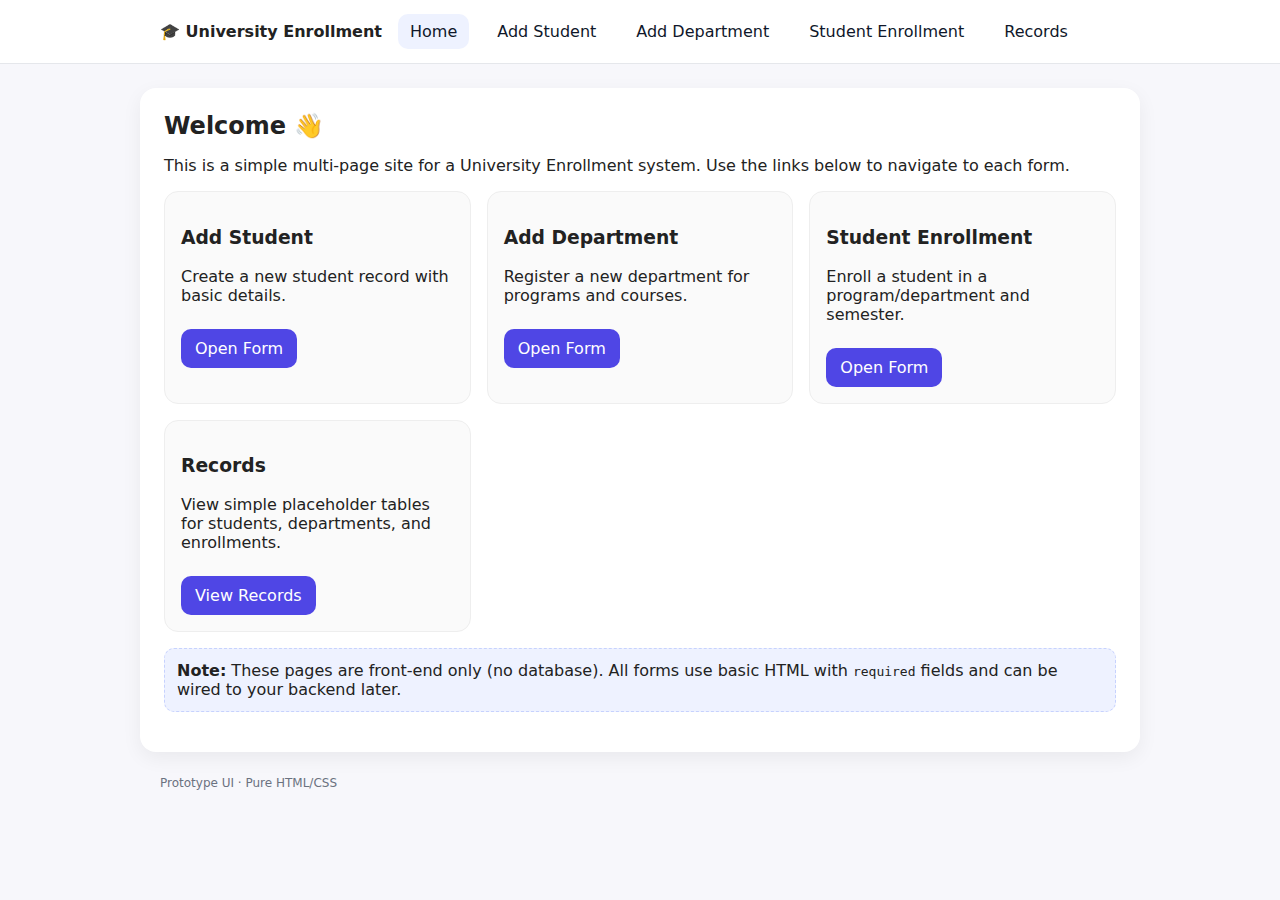
<file: index.html>
<!doctype html>
<html lang="en">
<head>
  <meta charset="utf-8">
  <meta name="viewport" content="width=device-width, initial-scale=1">
  <title>University Enrollment – Home</title>
  <link rel="stylesheet" href="style.css">
</head>
<body>
  <header>
  <nav class="nav">
    <strong>🎓 University Enrollment</strong>
    <a href="index.html" class="active">Home</a>
    <a href="add-student.html" class="">Add Student</a>
    <a href="add-department.html" class="">Add Department</a>
    <a href="enroll-student.html" class="">Student Enrollment</a>
    <a href="records.html" class="">Records</a>
  </nav>
</header>
  <main>
    <h1>Welcome 👋</h1>
    <p>This is a simple multi‑page site for a University Enrollment system. Use the links below to navigate to each form.</p>
    <section class="grid">
      <div class="card">
        <h3>Add Student</h3>
        <p>Create a new student record with basic details.</p>
        <a href="add-student.html" class="button">Open Form</a>
      </div>
      <div class="card">
        <h3>Add Department</h3>
        <p>Register a new department for programs and courses.</p>
        <a href="add-department.html" class="button">Open Form</a>
      </div>
      <div class="card">
        <h3>Student Enrollment</h3>
        <p>Enroll a student in a program/department and semester.</p>
        <a href="enroll-student.html" class="button">Open Form</a>
      </div>
      <div class="card">
        <h3>Records</h3>
        <p>View simple placeholder tables for students, departments, and enrollments.</p>
        <a href="records.html" class="button">View Records</a>
      </div>
    </section>
    <p class="note"><strong>Note:</strong> These pages are front‑end only (no database). All forms use basic HTML with <code>required</code> fields and can be wired to your backend later.</p>
  </main>
  <footer>
    <p class="small">Prototype UI · Pure HTML/CSS</p>
  </footer>
</body>
</html>
</file>
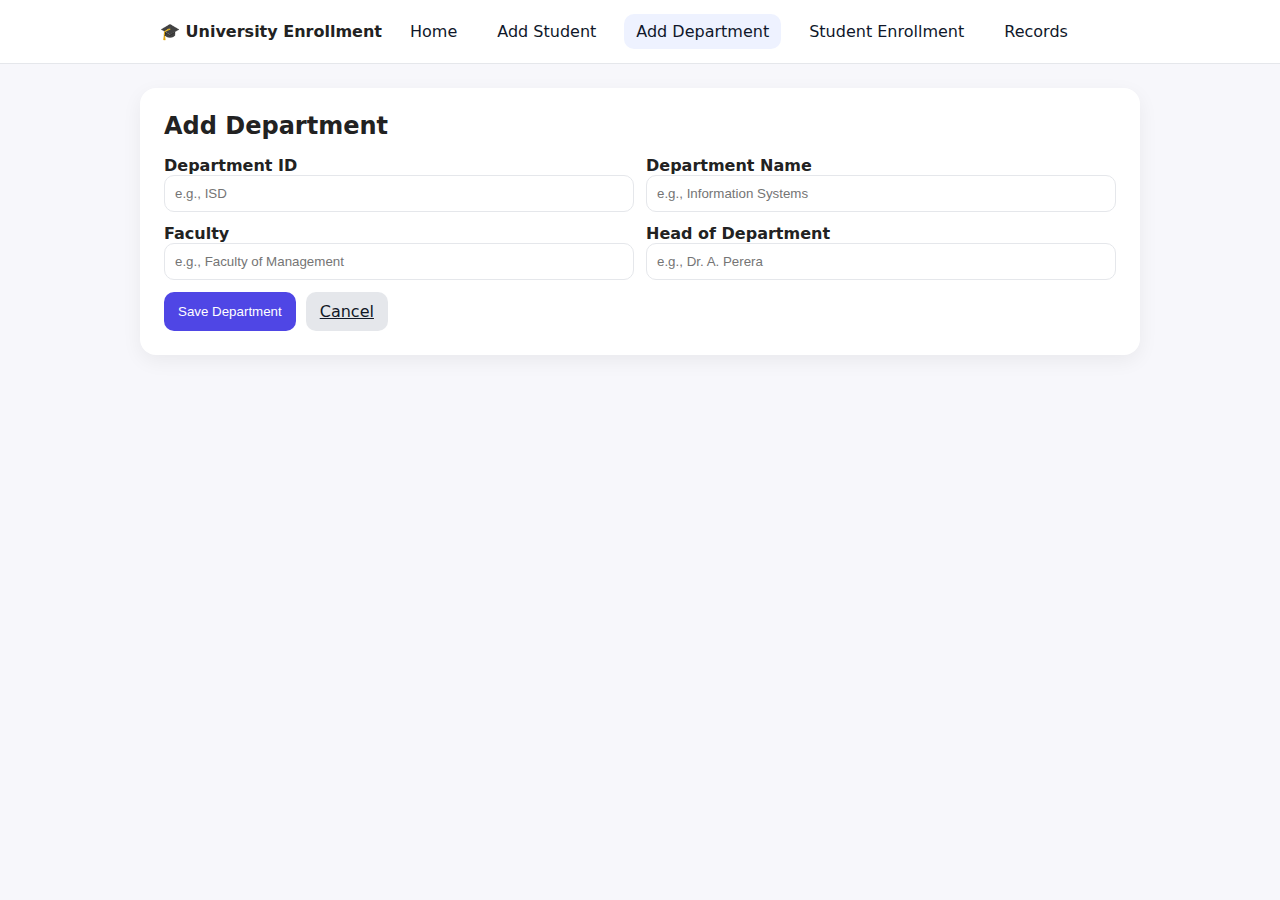
<file: add-department.html>
<!doctype html>
<html lang="en">
<head>
  <meta charset="utf-8">
  <meta name="viewport" content="width=device-width, initial-scale=1">
  <title>Add Department</title>
  <link rel="stylesheet" href="style.css">
</head>
<body>
  <header>
  <nav class="nav">
    <strong>🎓 University Enrollment</strong>
    <a href="index.html" class="">Home</a>
    <a href="add-student.html" class="">Add Student</a>
    <a href="add-department.html" class="active">Add Department</a>
    <a href="enroll-student.html" class="">Student Enrollment</a>
    <a href="records.html" class="">Records</a>
  </nav>
</header>
  <main>
    <h1>Add Department</h1>
    <form action="#" method="post">
      <div class="row">
        <div>
          <label for="dept_id">Department ID</label>
          <input id="dept_id" name="dept_id" type="text" placeholder="e.g., ISD" required>
        </div>
        <div>
          <label for="dept_name">Department Name</label>
          <input id="dept_name" name="dept_name" type="text" placeholder="e.g., Information Systems" required>
        </div>
      </div>
      <div class="row">
        <div>
          <label for="faculty">Faculty</label>
          <input id="faculty" name="faculty" type="text" placeholder="e.g., Faculty of Management" required>
        </div>
        <div>
          <label for="head">Head of Department</label>
          <input id="head" name="head" type="text" placeholder="e.g., Dr. A. Perera">
        </div>
      </div>
      <div class="actions">
        <button type="submit">Save Department</button>
        <a class="btn btn-secondary" href="index.html">Cancel</a>
      </div>
    </form>
  </main>
</body>
</html>
</file>
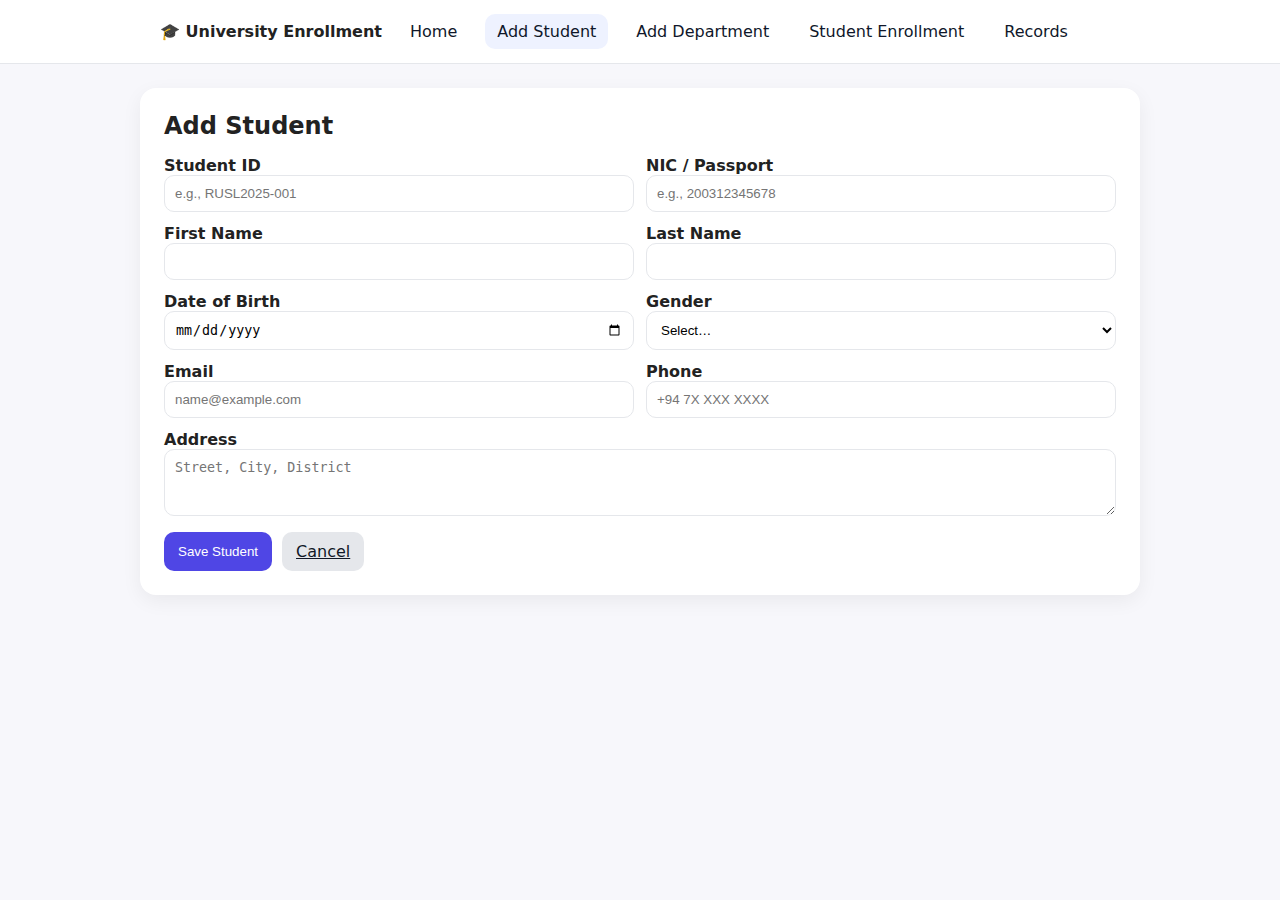
<file: add-student.html>
<!doctype html>
<html lang="en">
<head>
  <meta charset="utf-8">
  <meta name="viewport" content="width=device-width, initial-scale=1">
  <title>Add Student</title>
  <link rel="stylesheet" href="style.css">
</head>
<body>
  <header>
  <nav class="nav">
    <strong>🎓 University Enrollment</strong>
    <a href="index.html" class="">Home</a>
    <a href="add-student.html" class="active">Add Student</a>
    <a href="add-department.html" class="">Add Department</a>
    <a href="enroll-student.html" class="">Student Enrollment</a>
    <a href="records.html" class="">Records</a>
  </nav>
</header>
  <main>
    <h1>Add Student</h1>
    <form action="#" method="post">
      <div class="row">
        <div>
          <label for="student_id">Student ID</label>
          <input id="student_id" name="student_id" type="text" placeholder="e.g., RUSL2025-001" required>
        </div>
        <div>
          <label for="nic">NIC / Passport</label>
          <input id="nic" name="nic" type="text" placeholder="e.g., 200312345678" required>
        </div>
      </div>
      <div class="row">
        <div>
          <label for="first_name">First Name</label>
          <input id="first_name" name="first_name" type="text" required>
        </div>
        <div>
          <label for="last_name">Last Name</label>
          <input id="last_name" name="last_name" type="text" required>
        </div>
      </div>
      <div class="row">
        <div>
          <label for="dob">Date of Birth</label>
          <input id="dob" name="dob" type="date" required>
        </div>
        <div>
          <label for="gender">Gender</label>
          <select id="gender" name="gender" required>
            <option value="">Select…</option>
            <option>Male</option>
            <option>Female</option>
            <option>Other</option>
            <option>Prefer not to say</option>
          </select>
        </div>
      </div>
      <div class="row">
        <div>
          <label for="email">Email</label>
          <input id="email" name="email" type="email" placeholder="name@example.com" required>
        </div>
        <div>
          <label for="phone">Phone</label>
          <input id="phone" name="phone" type="tel" placeholder="+94 7X XXX XXXX" required>
        </div>
      </div>
      <div>
        <label for="address">Address</label>
        <textarea id="address" name="address" rows="3" placeholder="Street, City, District" required></textarea>
      </div>
      <div class="actions">
        <button type="submit">Save Student</button>
        <a class="btn btn-secondary" href="index.html">Cancel</a>
      </div>
    </form>
  </main>
</body>
</html>
</file>
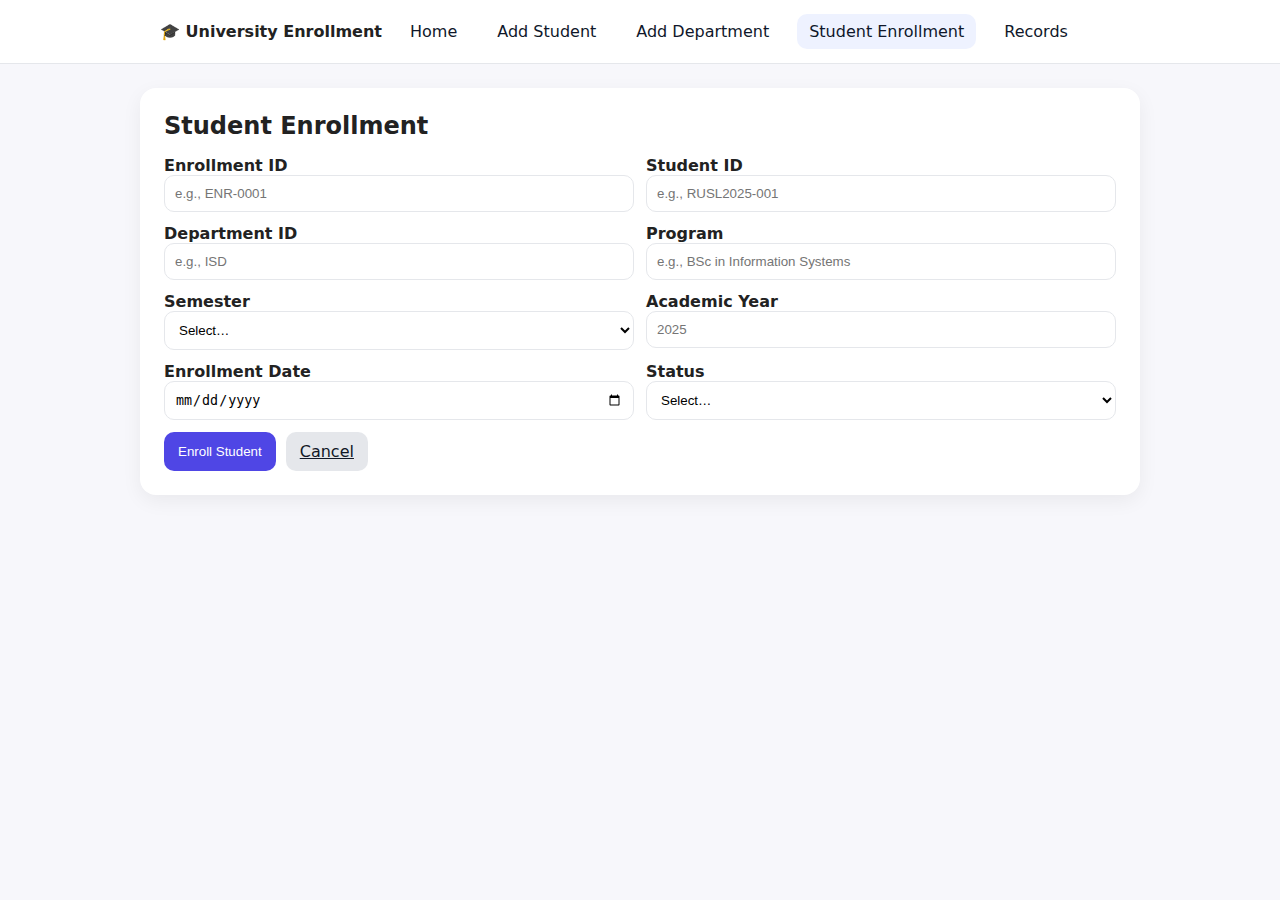
<file: enroll-student.html>
<!doctype html>
<html lang="en">
<head>
  <meta charset="utf-8">
  <meta name="viewport" content="width=device-width, initial-scale=1">
  <title>Student Enrollment</title>
  <link rel="stylesheet" href="style.css">
</head>
<body>
  <header>
  <nav class="nav">
    <strong>🎓 University Enrollment</strong>
    <a href="index.html" class="">Home</a>
    <a href="add-student.html" class="">Add Student</a>
    <a href="add-department.html" class="">Add Department</a>
    <a href="enroll-student.html" class="active">Student Enrollment</a>
    <a href="records.html" class="">Records</a>
  </nav>
</header>
  <main>
    <h1>Student Enrollment</h1>
    <form action="#" method="post">
      <div class="row">
        <div>
          <label for="enrollment_id">Enrollment ID</label>
          <input id="enrollment_id" name="enrollment_id" type="text" placeholder="e.g., ENR-0001" required>
        </div>
        <div>
          <label for="student_id">Student ID</label>
          <input id="student_id" name="student_id" type="text" placeholder="e.g., RUSL2025-001" required>
        </div>
      </div>
      <div class="row">
        <div>
          <label for="dept_id">Department ID</label>
          <input id="dept_id" name="dept_id" type="text" placeholder="e.g., ISD" required>
        </div>
        <div>
          <label for="program">Program</label>
          <input id="program" name="program" type="text" placeholder="e.g., BSc in Information Systems" required>
        </div>
      </div>
      <div class="row">
        <div>
          <label for="semester">Semester</label>
          <select id="semester" name="semester" required>
            <option value="">Select…</option>
            <option>Semester 1</option>
            <option>Semester 2</option>
          </select>
        </div>
        <div>
          <label for="year">Academic Year</label>
          <input id="year" name="year" type="number" min="2000" max="2100" placeholder="2025" required>
        </div>
      </div>
      <div class="row">
        <div>
          <label for="enrollment_date">Enrollment Date</label>
          <input id="enrollment_date" name="enrollment_date" type="date" required>
        </div>
        <div>
          <label for="status">Status</label>
          <select id="status" name="status" required>
            <option value="">Select…</option>
            <option>Active</option>
            <option>Deferred</option>
            <option>Completed</option>
            <option>Withdrawn</option>
          </select>
        </div>
      </div>
      <div class="actions">
        <button type="submit">Enroll Student</button>
        <a class="btn btn-secondary" href="index.html">Cancel</a>
      </div>
    </form>
  </main>
</body>
</html>
</file>
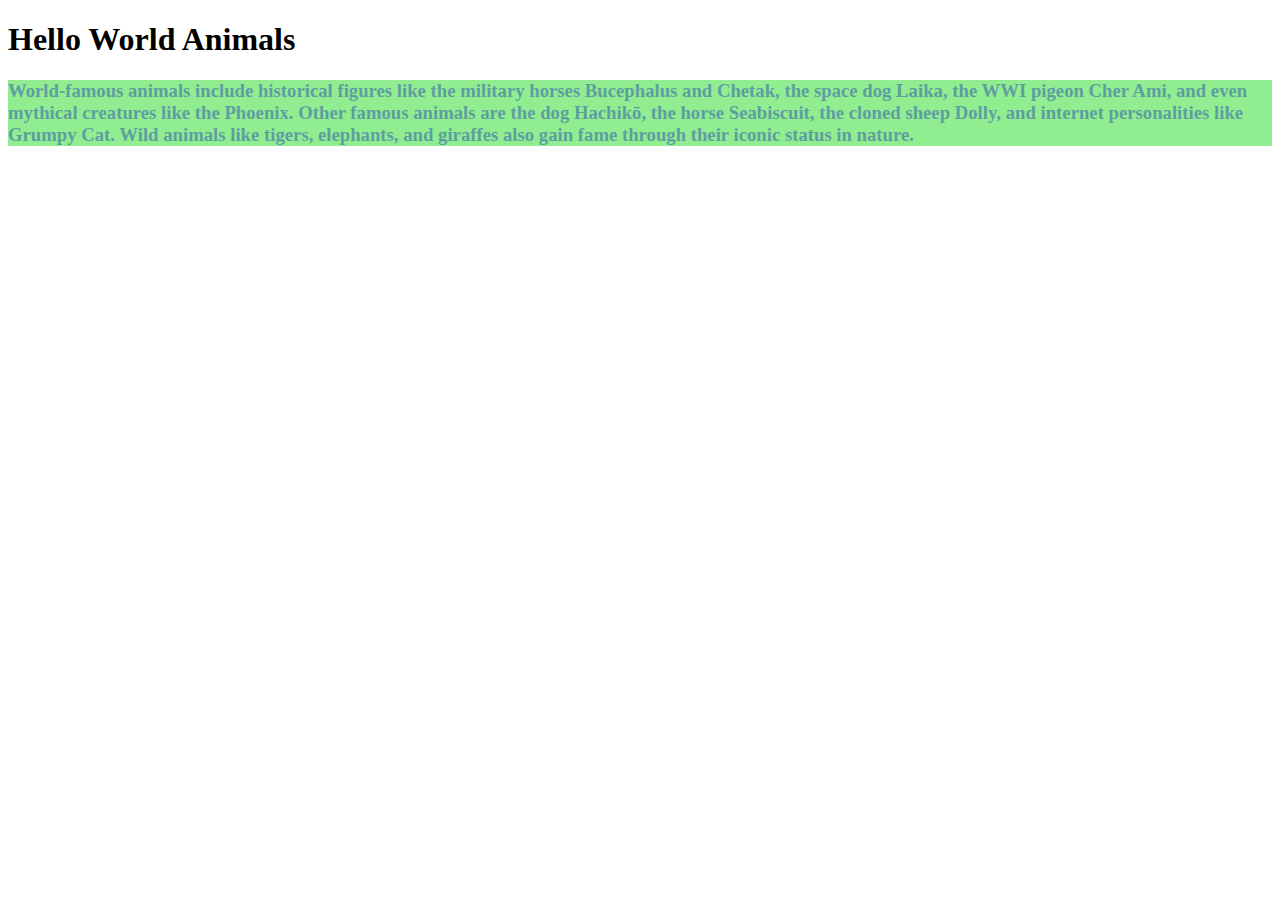
<file: Hello World.html>
<!DOCTYPE html>
<html lang="en">
<head>
    <meta charset="UTF-8">
    <meta name="viewport" content="width=device-width, initial-scale=1.0">
    <title>Hello World </title>
</head>
<body>
    <h1>Hello World Animals </h1>
    <h3 style="background-color: lightgreen;font-family:  'Times New Roman', Times, serif; color: cadetblue;">
        World-famous animals include <b>historical figures like the military horses Bucephalus and Chetak, the space dog Laika, the WWI pigeon Cher Ami, 
        and even mythical creatures like the Phoenix.</b> Other famous animals are the dog Hachikō, the horse Seabiscuit, the cloned sheep Dolly, and internet 
        personalities like Grumpy Cat. Wild animals like tigers, elephants, and giraffes also gain fame through their iconic status in nature.  </h3>
</body>
</html>
</file>
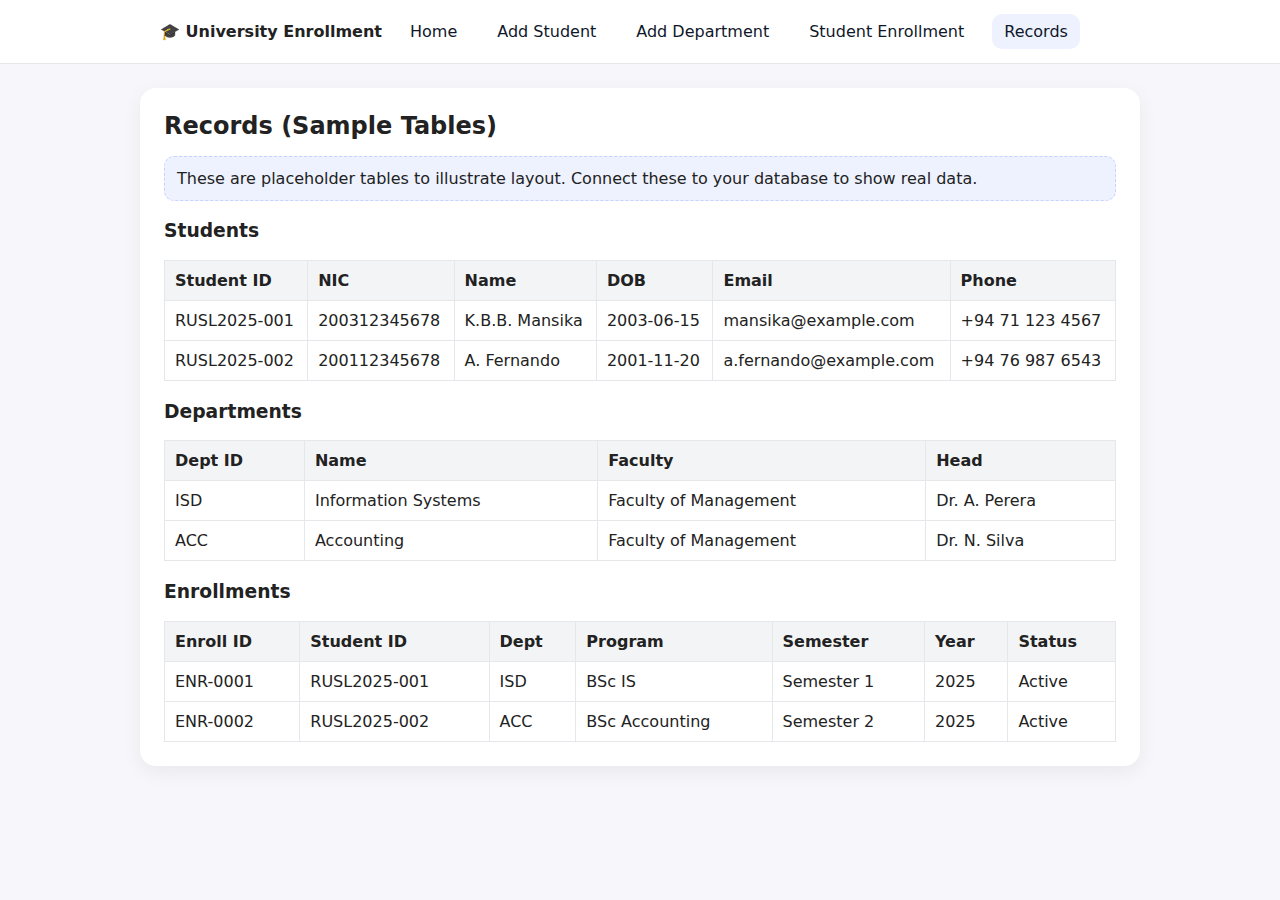
<file: records.html>
<!doctype html>
<html lang="en">
<head>
  <meta charset="utf-8">
  <meta name="viewport" content="width=device-width, initial-scale=1">
  <title>Records</title>
  <link rel="stylesheet" href="style.css">
</head>
<body>
  <header>
  <nav class="nav">
    <strong>🎓 University Enrollment</strong>
    <a href="index.html" class="">Home</a>
    <a href="add-student.html" class="">Add Student</a>
    <a href="add-department.html" class="">Add Department</a>
    <a href="enroll-student.html" class="">Student Enrollment</a>
    <a href="records.html" class="active">Records</a>
  </nav>
</header>
  <main>
    <h1>Records (Sample Tables)</h1>
    <p class="note">These are placeholder tables to illustrate layout. Connect these to your database to show real data.</p>

    <h3>Students</h3>
    <table>
      <thead>
        <tr>
          <th>Student ID</th><th>NIC</th><th>Name</th><th>DOB</th><th>Email</th><th>Phone</th>
        </tr>
      </thead>
      <tbody>
        <tr><td>RUSL2025-001</td><td>200312345678</td><td>K.B.B. Mansika</td><td>2003-06-15</td><td>mansika@example.com</td><td>+94 71 123 4567</td></tr>
        <tr><td>RUSL2025-002</td><td>200112345678</td><td>A. Fernando</td><td>2001-11-20</td><td>a.fernando@example.com</td><td>+94 76 987 6543</td></tr>
      </tbody>
    </table>

    <h3 style="margin-top:20px;">Departments</h3>
    <table>
      <thead>
        <tr>
          <th>Dept ID</th><th>Name</th><th>Faculty</th><th>Head</th>
        </tr>
      </thead>
      <tbody>
        <tr><td>ISD</td><td>Information Systems</td><td>Faculty of Management</td><td>Dr. A. Perera</td></tr>
        <tr><td>ACC</td><td>Accounting</td><td>Faculty of Management</td><td>Dr. N. Silva</td></tr>
      </tbody>
    </table>

    <h3 style="margin-top:20px;">Enrollments</h3>
    <table>
      <thead>
        <tr>
          <th>Enroll ID</th><th>Student ID</th><th>Dept</th><th>Program</th><th>Semester</th><th>Year</th><th>Status</th>
        </tr>
      </thead>
      <tbody>
        <tr><td>ENR-0001</td><td>RUSL2025-001</td><td>ISD</td><td>BSc IS</td><td>Semester 1</td><td>2025</td><td>Active</td></tr>
        <tr><td>ENR-0002</td><td>RUSL2025-002</td><td>ACC</td><td>BSc Accounting</td><td>Semester 2</td><td>2025</td><td>Active</td></tr>
      </tbody>
    </table>
  </main>
</body>
</html>
</file>
<file: style.css>
* { box-sizing: border-box; }
body { font-family: system-ui, -apple-system, Segoe UI, Roboto, Arial, sans-serif; margin: 0; background: #f7f7fb; color: #222; }
header { background: white; border-bottom: 1px solid #e5e7eb; position: sticky; top: 0; }
.nav { max-width: 1000px; margin: 0 auto; display: flex; gap: 16px; align-items: center; padding: 14px 20px; }
.nav a { text-decoration: none; color: #0f172a; padding: 8px 12px; border-radius: 10px; }
.nav a:hover, .nav a.active { background: #eef2ff; }
main { max-width: 1000px; margin: 24px auto; background: white; padding: 24px; border-radius: 16px; box-shadow: 0 6px 20px rgba(2,6,23,.06); }
h1 { margin-top: 0; font-size: 24px; }
.grid { display: grid; grid-template-columns: repeat(auto-fit, minmax(240px, 1fr)); gap: 16px; }
.card { background: #fafafa; border: 1px solid #eee; padding: 16px; border-radius: 14px; }
.card a.button { display: inline-block; margin-top: 8px; padding: 10px 14px; background: #4f46e5; color: white; text-decoration: none; border-radius: 10px; }
form { display: grid; gap: 12px; }
label { font-weight: 600; }
input, select, textarea { width: 100%; padding: 10px; border: 1px solid #e5e7eb; border-radius: 10px; background: #fff; }
.row { display: grid; grid-template-columns: repeat(2, 1fr); gap: 12px; }
.actions { display: flex; gap: 10px; }
button, .btn { padding: 10px 14px; border-radius: 10px; border: 0; cursor: pointer; }
button[type="submit"], .btn-primary { background: #4f46e5; color: white; }
.btn-secondary { background: #e5e7eb; color: #111827; }
.note { background: #eef2ff; padding: 12px; border-radius: 10px; border: 1px dashed #c7d2fe; }
table { border-collapse: collapse; width: 100%; }
th, td { border: 1px solid #e5e7eb; padding: 10px; text-align: left; }
th { background: #f3f4f6; }
footer { max-width: 1000px; margin: 24px auto; color: #6b7280; padding: 0 20px 24px; }
.small { font-size: 12px; color: #6b7280; }
</file>
